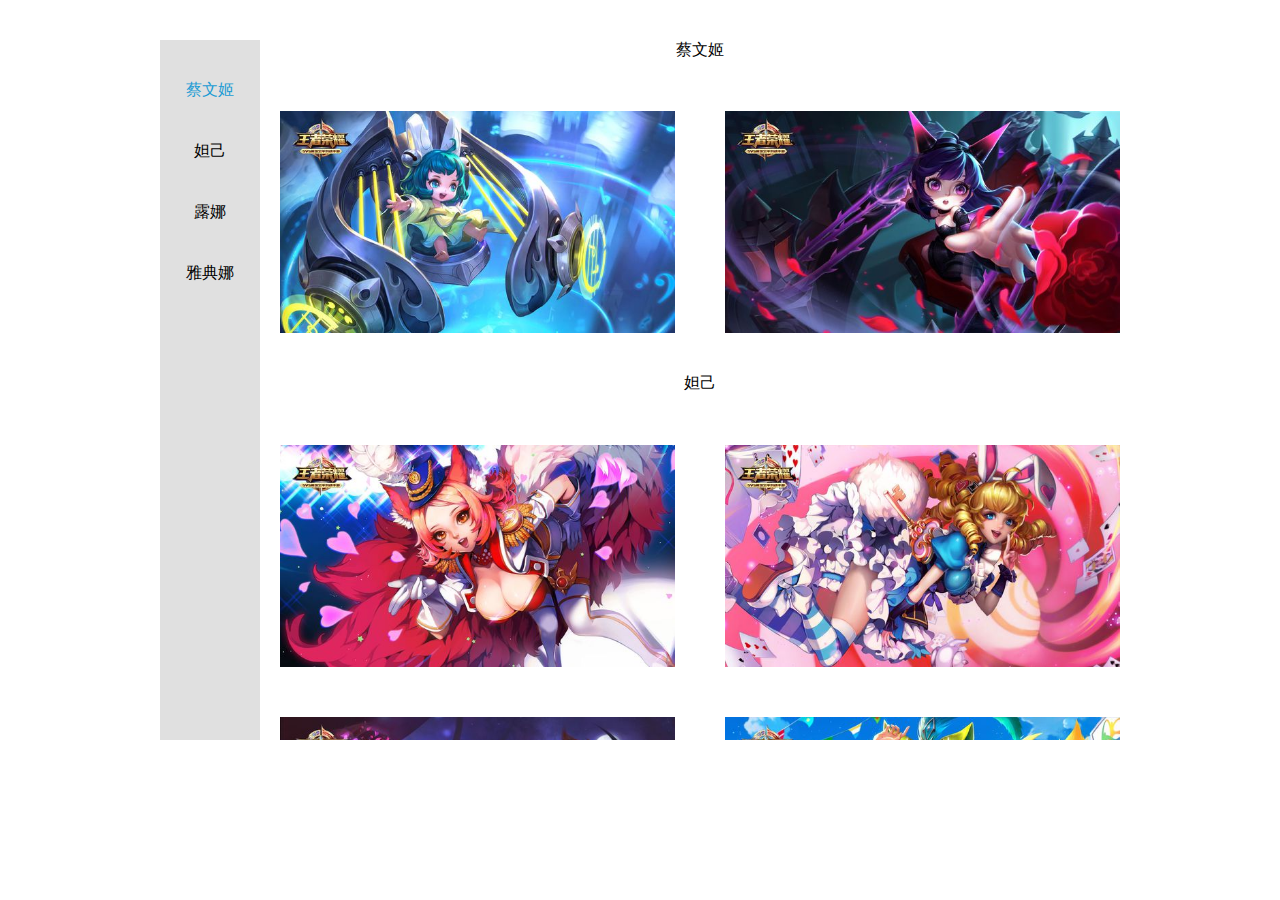
<file: demo0802/index.html>
<!DOCTYPE html>
<html lang="en">
<head>
	<meta charset="UTF-8">
	<title>Document</title>
	<link rel="stylesheet" href="main.css">
</head>
<body>
	<div id="wrap">
		<div class="nav">
			<ul>
				<li class="active">蔡文姬</li>
				<li>妲己</li>
				<li>露娜</li>
				<li>雅典娜</li>
			</ul>
		</div>
		<div class="content">
			<div class="imgDiv">
				<p style="padding-top: 0">蔡文姬</p>
				<ul>
					<li><img src="wzry/cwj1.jpg" alt=""></li>
					<li><img src="wzry/cwj2.jpg" alt=""></li>
				</ul>
			</div>
			<div class="imgDiv">
				<p>妲己</p>
				<ul>
					<li><img src="wzry/dj1.jpg" alt=""></li>
					<li><img src="wzry/dj2.jpg" alt=""></li>
					<li><img src="wzry/dj3.jpg" alt=""></li>
					<li><img src="wzry/dj4.jpg" alt=""></li>
				</ul>
			</div>
			<div class="imgDiv">
				<p>露娜</p>
				<ul>
					<li><img src="wzry/ln1.jpg" alt=""></li>
					<li><img src="wzry/ln2.jpg" alt=""></li>
					<li><img src="wzry/ln3.jpg" alt=""></li>
				</ul>
			</div>
			<div class="imgDiv">
				<p>雅典娜</p>
				<ul>
					<li><img src="wzry/ydn1.jpg" alt=""></li>
					<li><img src="wzry/ydn2.jpg" alt=""></li>
				</ul>
			</div>
		</div>
	</div>

	<script type="text/javascript" src="main.js"></script>
</body>
</html>
</file>
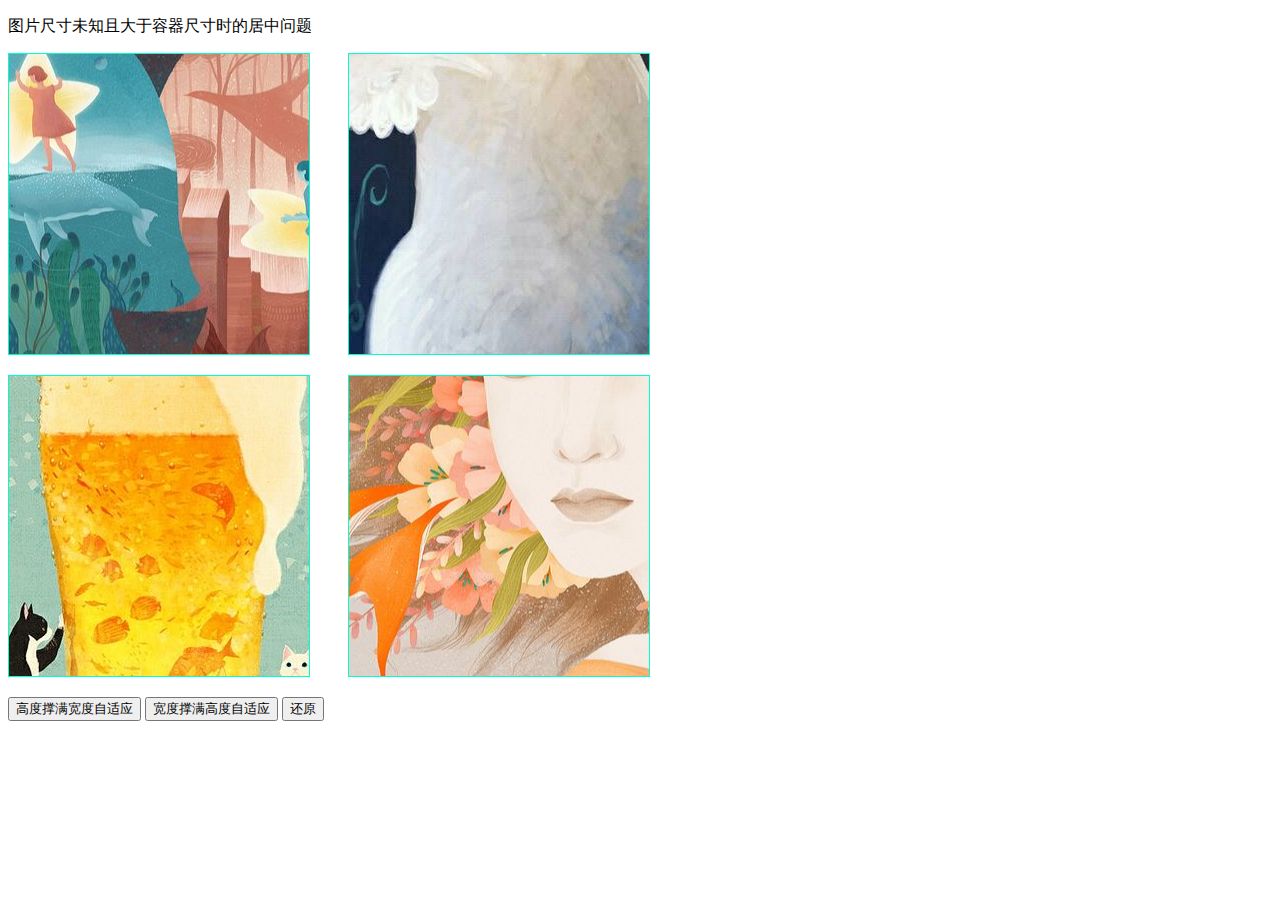
<file: demo0628/demo0628.html>
<!DOCTYPE html>
<html lang="en">
<head>
	<meta charset="UTF-8">
	<title>纯CSS图片溢出居中</title>
	<link rel="stylesheet" href="main.css">
</head>
<body>
	<p>图片尺寸未知且大于容器尺寸时的居中问题</p>
	<div id="test1">
		<img src="test1_monki.jpg" />
	</div>
	<div id="test2">
		<img src="test2_monki.jpg" />
	</div>
	<div id="test3">
		<div>
			<img src="test3_monki.jpg" id="hide" />
			<img src="test3_monki.jpg" />
		</div>
	</div>
	<div id="test4">
	</div>

	<button id="widthAuto">高度撑满宽度自适应</button>
	<button id="heightAuto">宽度撑满高度自适应</button>
	<button id="back">还原</button>
	<script type="text/javascript" src="main.js"></script>
</body>
</html>
</file>
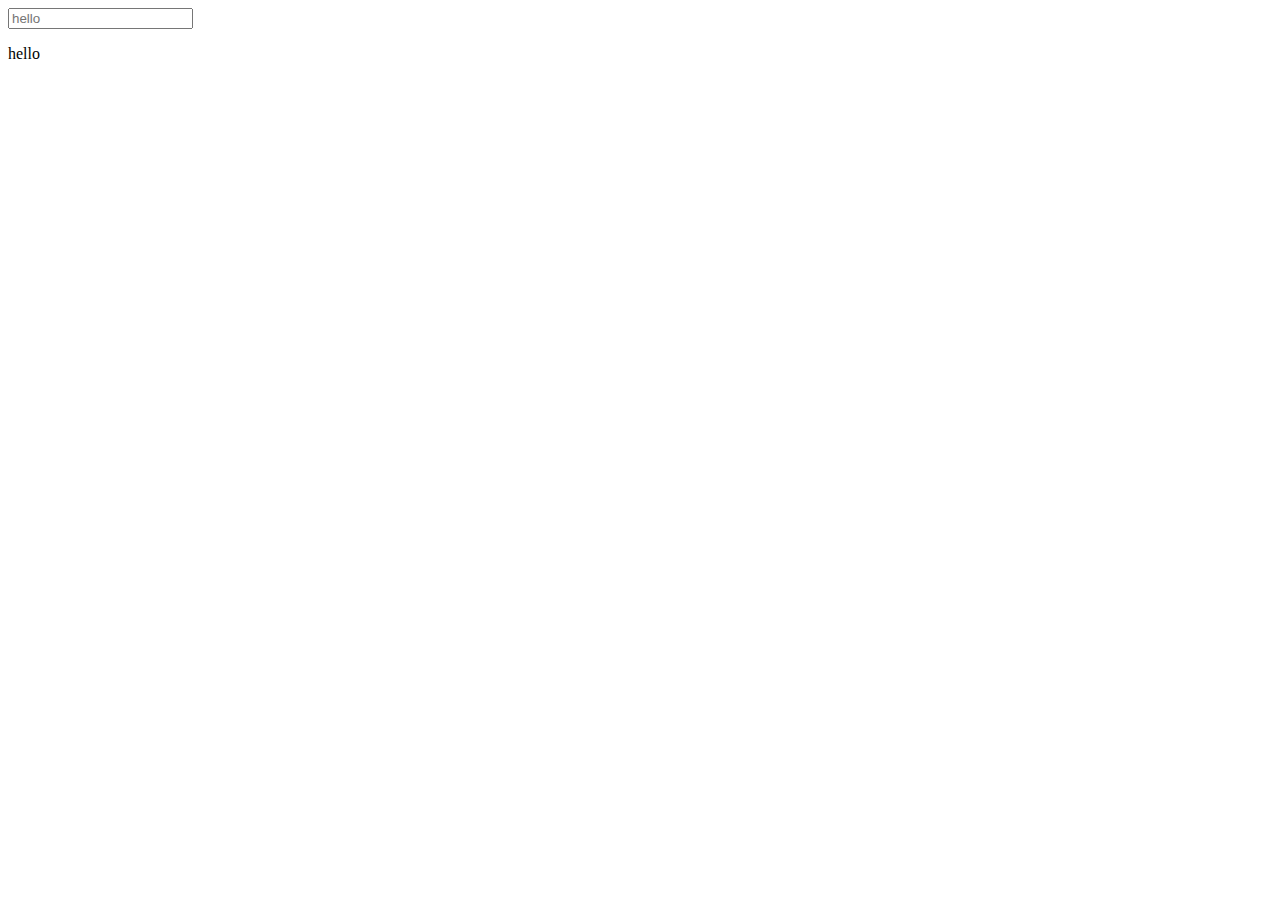
<file: demo0718/demo0725.html>
<!DOCTYPE html>
<html lang="en">
<head>
	<meta charset="UTF-8">
	<title>最简单的双向数据绑定</title>
</head>
<body>
	<div>
		<input type="text" id="inputDom" placeholder="hello">
		<p id="text">hello</p>
	</div>
	

	<script>
		var obj = {};
		var inputDom = document.getElementById('inputDom');
		var textDom = document.getElementById('text');
		Object.defineProperty(obj, 'content', {
			configurable: true,
			enumerable: true,
			set: function(newVal) {
				inputDom.value = newVal;
				textDom.innerHTML = newVal;
			}
		})
		inputDom.addEventListener('keyup', function(e) {
			obj.content = e.value;
		})
	</script>
</body>
</html>
</file>
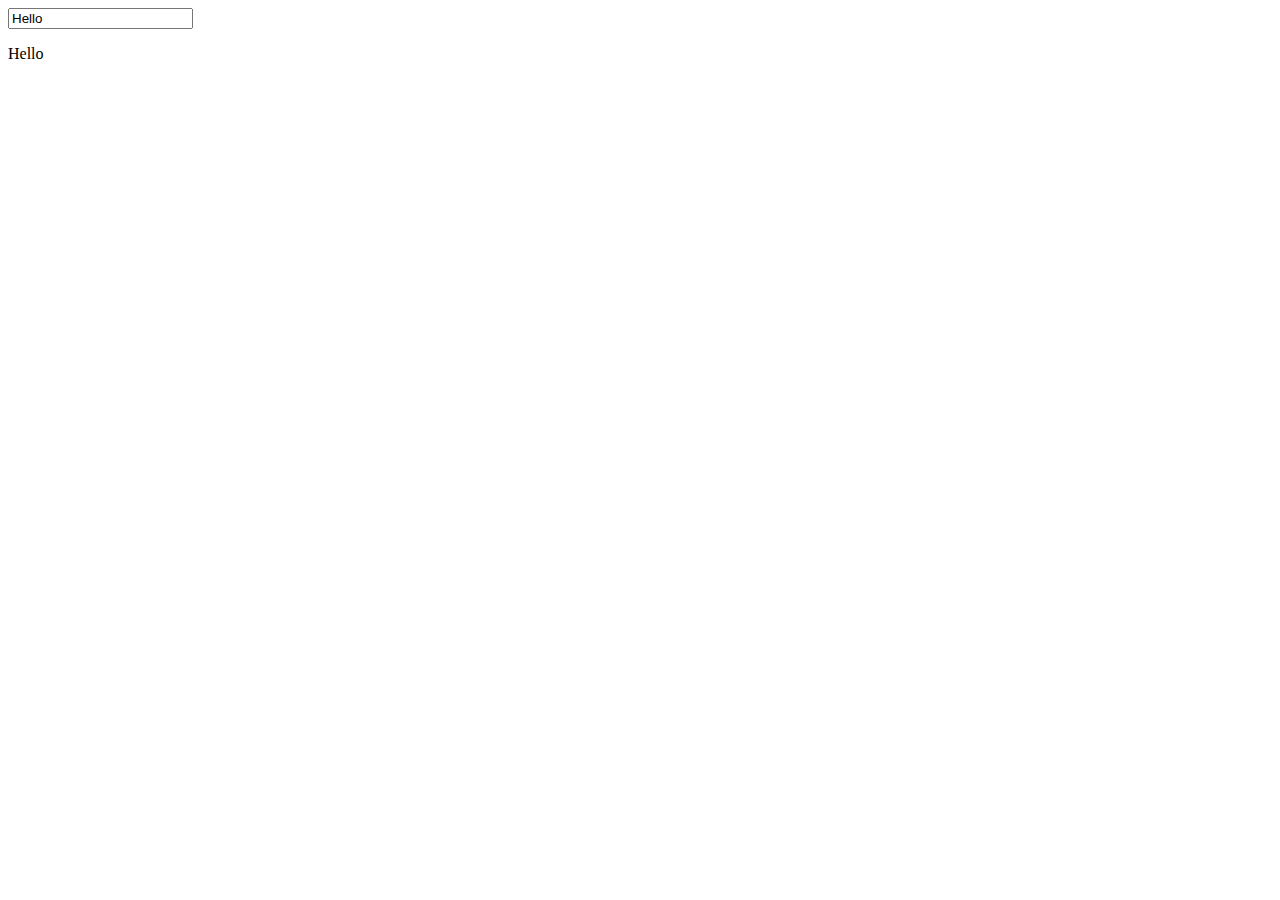
<file: demo0718/demo718.html>
<!DOCTYPE html>
<html lang="en">
<head>
	<meta charset="UTF-8">
	<title>双向数据绑定</title>
</head>
<body>
	<div id="app">
		<input type="text" v-model="msg">
		<p>{{msg}}</p>
	</div>
	
	<script src="js/observer.js"></script>
	<script src="js/watcher.js"></script>
	<script src="js/compile.js"></script>
	<script src="js/mvvm.js"></script>
	<script>
		var vm = new MVVM({
			el: '#app',
			data: {
				msg: 'Hello',
			}
		});
	</script>
</body>
</html>
</file>
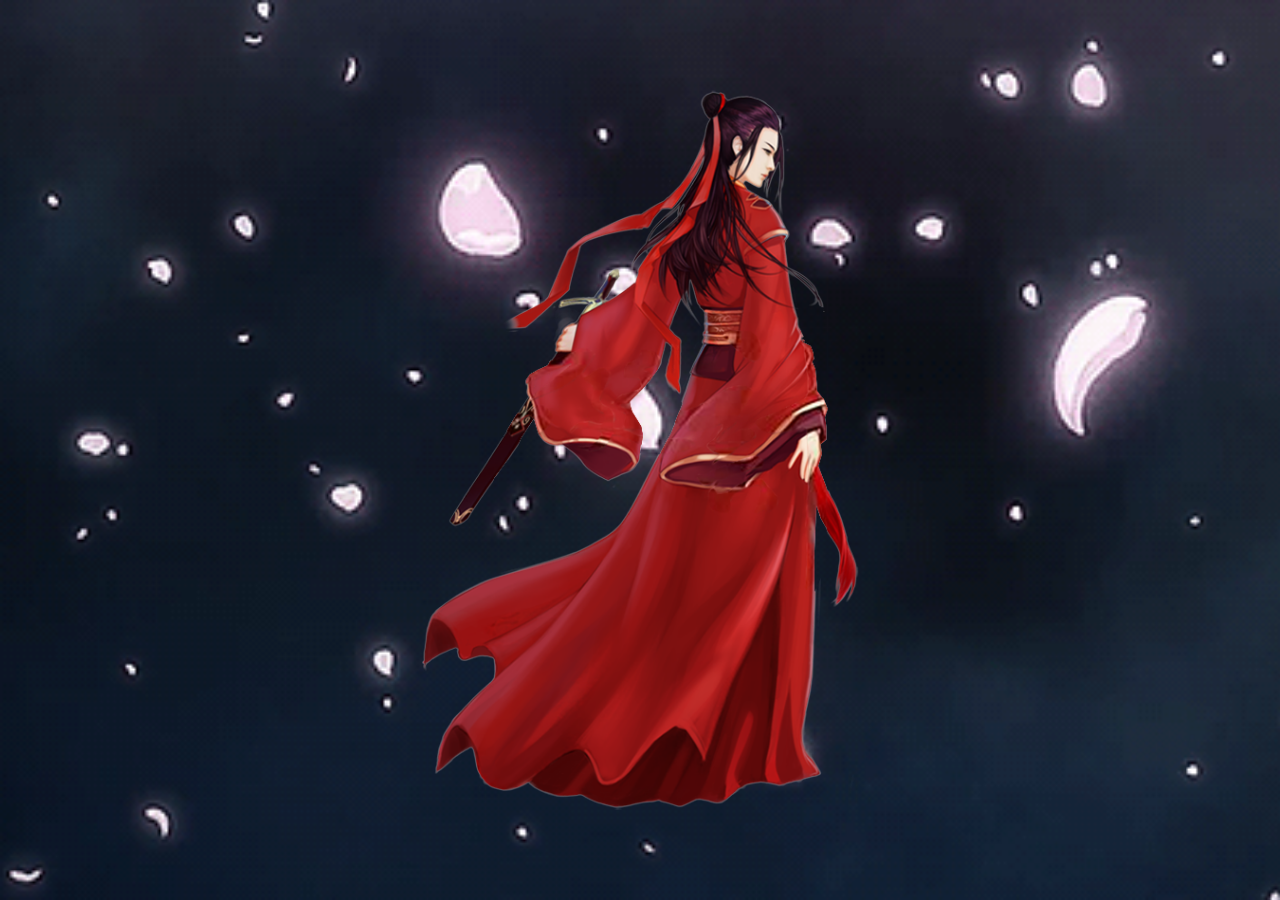
<file: demo0731/demo1.html>
<!DOCTYPE html>
<html>
<head>
	<title>幽灵效果</title>
	<meta charset="utf-8">
	<style>
		html, body {
			height: 100%;
			width: 100%;
			margin: 0;
			padding: 0;
		}
		body {
			background: url('images/flower.gif') no-repeat;
			background-size: cover;
		}
		.ghost {
			display: block;
			height: 80%;

			/*居中*/
			position: absolute;
			top: 0;
			left: 0;
			bottom: 0;
			right: 0;
			margin: auto;
			z-index: 100;

		    animation: ghost ease-in-out 2s infinite;
			/* Firefox: */
			-moz-animation: ghost ease-in-out 2s infinite;
			/* Safari 和 Chrome: */
			-webkit-animation: ghost ease-in-out 2s infinite;
			/* Opera: */
			-o-animation: ghost ease-in-out 2s infinite;
		}

		@keyframes ghost {
			0% {
		        transform: translate3d(0, 0, 0);   /*translate3d用来开启硬件加速*/
		        opacity: 1;
		    }
		    50% {
		        transform: translate3d(0, -1em, 0);
		        opacity: 0.85;
		    }
		    100% {
		        transform: translate3d(0, 0, 0);
		        opacity: 1;
		    }
		}
		@-moz-keyframes ghost {/* Firefox: */
			0% {
		        -moz-transform: translate3d(0, 0, 0);
		        opacity: 1;
		    }
		    50% {
		        -moz-transform: translate3d(0, -1em, 0);
		        opacity: 0.85;
		    }
		    100% {
		        -moz-transform: translate3d(0, 0, 0);
		        opacity: 1;
		    }
		}
		@-webkit-keyframes ghost {/* Safari 和 Chrome: */
			0% {
		        -webkit-transform: translate3d(0, 0, 0);
		        opacity: 1;
		    }
		    50% {
		        -webkit-transform: translate3d(0, -1em, 0);
		        opacity: 0.85;
		    }
		    100% {
		        -webkit-transform: translate3d(0, 0, 0);
		        opacity: 1;
		    }
		}
		@-o-keyframes ghost {/* Opera: */
			0% {
		        -o-transform: translate3d(0, 0, 0);
		        opacity: 1;
		    }
		    50% {
		        -o-transform: translate3d(0, -1em, 0);
		        opacity: 0.85;
		    }
		    100% {
		        -o-transform: translate3d(0, 0, 0);
		        opacity: 1;
		    }
		}
	</style>
</head>
<body>
	<img src="images/man.png" class="ghost">
</body>
</html>
</file>
<file: demo0802/main.css>
body,html,p,ul{margin:0;padding:0}body,html{height:100%}#wrap{width:960px;height:100%;margin:0 auto;overflow:hidden}#wrap .nav{width:100px;height:700px;float:left;background:#E0E0E0;margin-top:40px}#wrap .nav li{display:block;width:100%;text-align:center;cursor:pointer;margin-top:40px}#wrap .nav li.active{color:#1A9BD4}#wrap .content{margin-left:120px;height:700px;overflow-y:auto;margin-top:40px}#wrap .content .imgDiv p{padding-top:40px;text-align:center}#wrap .content .imgDiv ul{font-size:0}#wrap .content .imgDiv ul li{display:inline-block;width:47%;padding-top:6%}#wrap .content .imgDiv ul li img{width:100%;display:block}#wrap .content .imgDiv ul li:nth-child(2n){padding-left:6%}
</file>
<file: demo0628/main.css>
#test1,#test2,#test3,#test4{border:1px solid #0FC;width:300px;height:300px}#test1,#test3{float:left}#test2,#test4{margin-left:340px;margin-bottom:20px}#test1{overflow:hidden;position:relative}#test1 img{position:absolute;left:50%;top:50%;transform:translate(-50%,-50%)}#test2{overflow:hidden;display:flex;justify-content:center;align-items:center}#test3{overflow:hidden;position:relative}#test3 div{position:absolute;left:50%;top:50%}#test3 div img{position:absolute;left:-50%;top:-50%}#test3 div #hide{visibility:hidden;position:static}#test4{margin-left:340px;margin-bottom:20px;width:300px;height:300px;overflow:hidden;background-image:url(test4_monki.jpg);background-position:center;background-repeat:no-repeat}.widthAuto1{height:100%}.widthAuto2{background-size:auto 100%}.heightAuto1{width:100%}.heightAuto2{background-size:100% auto}
</file>
